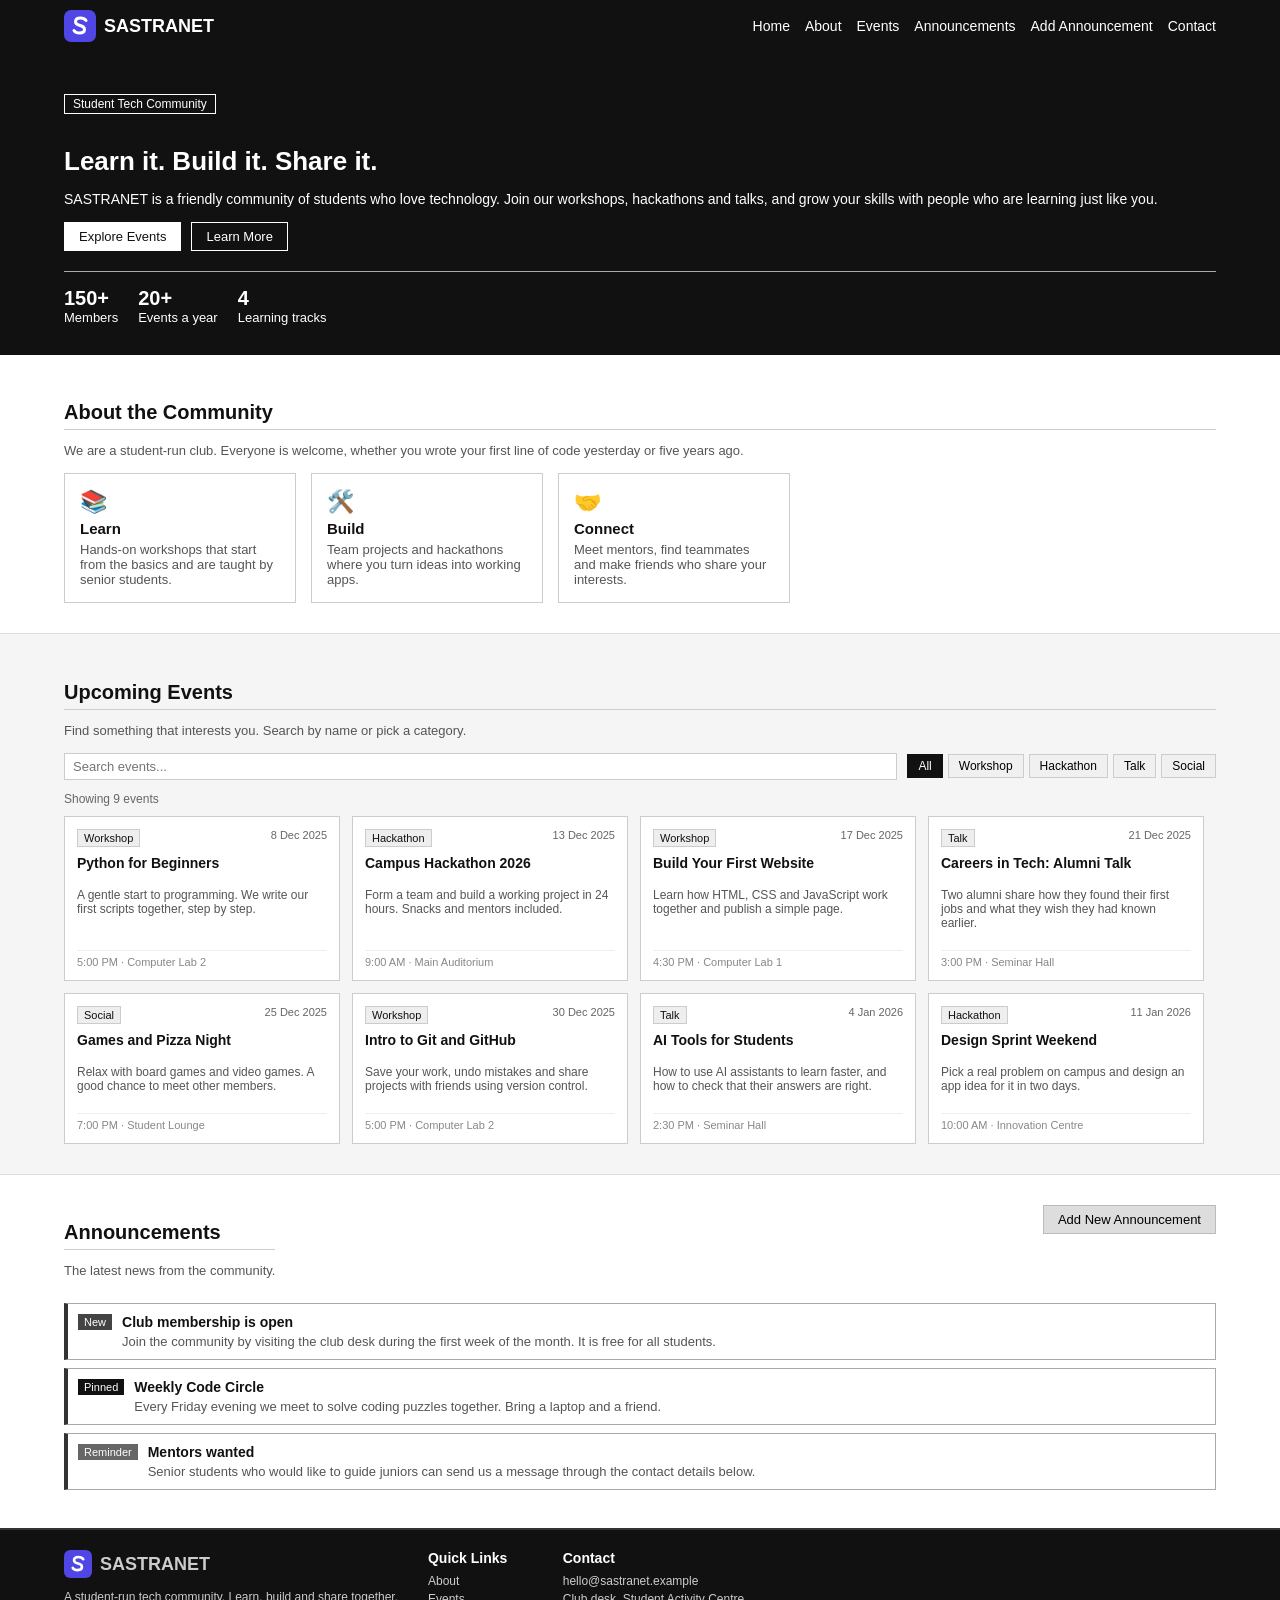
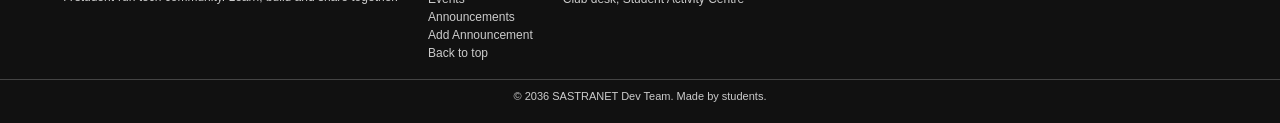
<file: index.html>
<!DOCTYPE html>
<html lang="en">
<head>
  <meta charset="UTF-8">
  <meta name="viewport" content="width=device-width, initial-scale=1.0">
  <meta name="description" content="SASTRANET is a student tech community that runs workshops, hackathons and talks.">
  <title>SASTRANET | Student Tech Community</title>
  <link rel="icon" type="image/svg+xml" href="assets/logo.svg">
  <link rel="stylesheet" href="css/style.css">
</head>
<body>

  <!-- ===== Navigation bar ===== -->
  <header class="site-header">
    <nav class="navbar container" aria-label="Main navigation">
      <a href="#home" class="brand">
        <img src="assets/logo.svg" alt="" width="32" height="32">
        <span>SASTRANET</span>
      </a>

      <button class="menu-toggle" id="menuToggle" aria-expanded="false" aria-controls="navLinks" aria-label="Open menu">
        <span></span><span></span><span></span>
      </button>

      <ul class="nav-links" id="navLinks">
        <li><a href="#home">Home</a></li>
        <li><a href="#abt">About</a></li>
        <li><a href="#event">Events</a></li>
        <li><a href="#announcements">Announcements</a></li>
        <li><a href="add-announcement.html">Add Announcement</a></li>
        <li><a href="#contact">Contact</a></li>
      </ul>
    </nav>
  </header>

  <main>

    <!-- ===== Hero ===== -->
    <section class="hero" id="home">
      <div class="container hero-inner">
        <p class="hero-tag">Student Tech Community</p>
        <h1>Learn it. Build it. Share it.</h1>
        <p class="hero-text">
          SASTRANET is a friendly community of students who love technology.
          Join our workshops, hackathons and talks, and grow your skills with people who are learning just like you.
        </p>
        <div class="hero-buttons">
          <a href="#events" class="btn btn-primary">Explore Events</a>
          <a href="#about" class="btn btn-outline">Learn More</a>
        </div>

        <ul class="hero-stats">
          <li><strong>150+</strong><span>Members</span></li>
          <li><strong>20+</strong><span>Events a year</span></li>
          <li><strong>4</strong><span>Learning tracks</span></li>
        </ul>
      </div>
    </section>

    <!-- ===== About ===== -->
    <section class="section" id="about">
      <div class="container">
        <h2 class="section-title">About the Community</h2>
        <p class="section-subtitle">
          We are a student-run club. Everyone is welcome, whether you wrote your first line of code yesterday or five years ago.
        </p>

        <div class="feature-grid">
          <article class="feature-card">
            <div class="feature-icon" aria-hidden="true">📚</div>
            <h3>Learn</h3>
            <p>Hands-on workshops that start from the basics and are taught by senior students.</p>
          </article>
          <article class="feature-card">
            <div class="feature-icon" aria-hidden="true">🛠️</div>
            <h3>Build</h3>
            <p>Team projects and hackathons where you turn ideas into working apps.</p>
          </article>
          <article class="feature-card">
            <div class="feature-icon" aria-hidden="true">🤝</div>
            <h3>Connect</h3>
            <p>Meet mentors, find teammates and make friends who share your interests.</p>
          </article>
        </div>
      </div>
    </section>

    <!-- ===== Events ===== -->
    <section class="section section-alt" id="events">
      <div class="container">
        <h2 class="section-title">Upcoming Events</h2>
        <p class="section-subtitle">Find something that interests you. Search by name or pick a category.</p>

        <div class="event-controls">
          <div class="search-wrapper">
            <label for="searchInput" class="visually-hidden">Search events</label>
            <input type="search" id="searchInput" placeholder="Search events..." autocomplete="off">
          </div>

          <div class="filter-buttons" role="group" aria-label="Filter events by category">
            <button class="filter-btn active" data-category="All">All</button>
            <button class="filter-btn" data-category="Workshop">Workshop</button>
            <button class="filter-btn" data-category="Hackathon">Hackathon</button>
            <button class="filter-btn" data-category="Talk">Talk</button>
            <button class="filter-btn" data-category="Social">Social</button>
          </div>
        </div>

        <p class="results-count" id="resultsCount" aria-live="polite"></p>

        <div class="event-grid" id="eventGrid"></div>

        <p class="empty-message" id="emptyMessage" hidden>
          No events found. Try a different search or category.
        </p>
      </div>
    </section>

    <!-- ===== Announcements ===== -->
    <section class="section" id="announcements">
      <div class="container">
        <div class="announcements-header">
          <div>
            <h2 class="section-title">Announcements</h2>
            <p class="section-subtitle">The latest news from the community.</p>
          </div>
          <a href="add-announcement.html" class="btn btn-secondary">Add New Announcement</a>
        </div>

        <ul class="announcement-list">
          <li class="announcement">
            <span class="announcement-tag tag-new">New</span>
            <div>
              <h3>Club membership is open</h3>
              <p>Join the community by visiting the club desk during the first week of the month. It is free for all students.</p>
            </div>
          </li>
          <li class="announcement">
            <span class="announcement-tag tag-pinned">Pinned</span>
            <div>
              <h3>Weekly Code Circle</h3>
              <p>Every Friday evening we meet to solve coding puzzles together. Bring a laptop and a friend.</p>
            </div>
          </li>
          <li class="announcement">
            <span class="announcement-tag tag-reminder">Reminder</span>
            <div>
              <h3>Mentors wanted</h3>
              <p>Senior students who would like to guide juniors can send us a message through the contact details below.</p>
            </div>
          </li>
        </ul>
      </div>
    </section>

  </main>

  <!-- ===== Footer ===== -->
  <footer class="site-footer" id="contact">
    <div class="container footer-grid">
      <div>
        <a href="#home" class="brand brand-footer">
          <img src="assets/logo.svg" alt="" width="28" height="28">
          <span>SASTRANET</span>
        </a>
        <p class="footer-text">A student-run tech community. Learn, build and share together.</p>
      </div>

      <div>
        <h3>Quick Links</h3>
        <ul class="footer-links">
          <li><a href="#about">About</a></li>
          <li><a href="#events">Events</a></li>
          <li><a href="#announcements">Announcements</a></li>
          <li><a href="add-announcement.html">Add Announcement</a></li>
          <li><a href="#home">Back to top</a></li>
        </ul>
      </div>

      <div>
        <h3>Contact</h3>
        <ul class="footer-links">
          <li><a href="mailto:hello@sastranet.example">hello@sastranet.example</a></li>
          <li>Club desk, Student Activity Centre</li>
        </ul>
      </div>
    </div>
    <p class="copyright">&copy; <span id="currentYear">2026</span> SASTRANET Dev Team. Made by students.</p>
  </footer>

  <script src="js/script.js"></script>
</body>
</html>
</file>
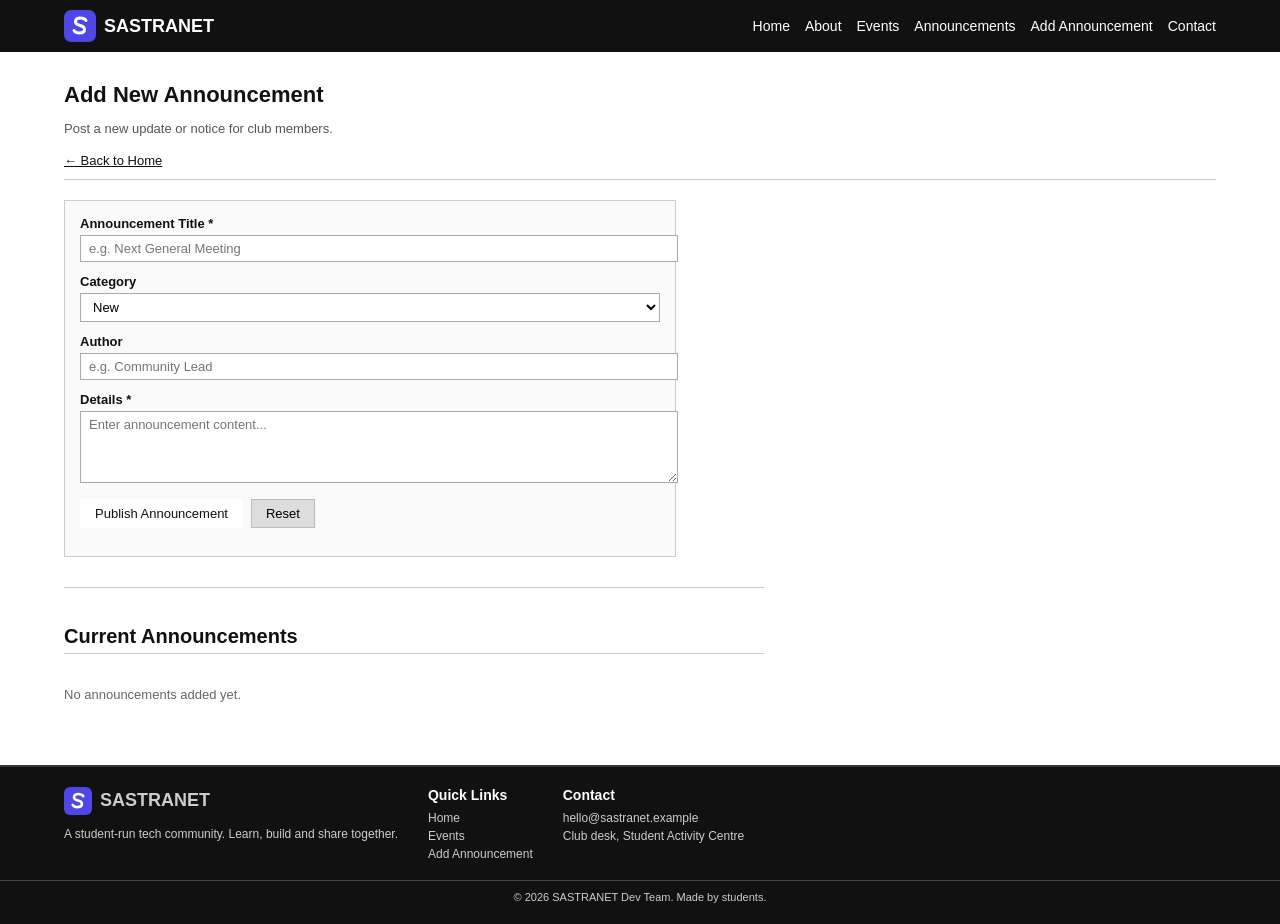
<file: add-announcement.html>
<!DOCTYPE html>
<html lang="en">
<head>
  <meta charset="UTF-8">
  <meta name="viewport" content="width=device-width, initial-scale=1.0">
  <meta name="description" content="Add a new announcement to the SASTRANET community board.">
  <title>Add Announcement | SASTRANET</title>
  <link rel="icon" type="image/svg+xml" href="assets/logo.svg">
  <link rel="stylesheet" href="css/style.css">
</head>
<body>

  <!-- ===== Navigation bar ===== -->
  <header class="site-header">
    <nav class="navbar container" aria-label="Main navigation">
      <a href="index.html" class="brand">
        <img src="assets/logo.svg" alt="" width="32" height="32">
        <span>SASTRANET</span>
      </a>

      <button class="menu-toggle" id="menuToggle" aria-expanded="false" aria-controls="navLinks" aria-label="Open menu">
        <span></span><span></span><span></span>
      </button>

      <ul class="nav-links" id="navLinks">
        <li><a href="index.html#home">Home</a></li>
        <li><a href="index.html#abt">About</a></li>
        <li><a href="index.html#event">Events</a></li>
        <li><a href="index.html#announcements">Announcements</a></li>
        <li><a href="add-announcement.html" class="active">Add Announcement</a></li>
        <li><a href="index.html#contact">Contact</a></li>
      </ul>
    </nav>
  </header>

  <main class="container section">
    <div class="page-header">
      <h1 class="page-title">Add New Announcement</h1>
      <p class="section-subtitle">Post a new update or notice for club members.</p>
      <a href="index.htm" class="back-link">&larr; Back to Home</a>
    </div>

    <div class="announcement-form-container">
      <form id="announcementForm" class="basic-form">
        <div class="form-group">
          <label for="announcement-title">Announcement Title *</label>
          <input type="text" id="announcement-title" name="title" placeholder="e.g. Next General Meeting" required>
        </div>

        <div class="form-group">
          <label for="announcementCategory">Category</label>
          <select id="announcementCategory" name="category">
            <option value="New">New</option>
            <option value="Pinned">Pinned</option>
            <option value="Reminder">Reminder</option>
            <option value="Notice">Notice</option>
          </select>
        </div>

        <div class="form-group">
          <label for="announcementAuthor">Author</label>
          <input type="text" id="announcementAuthor" name="author" placeholder="e.g. Community Lead">
        </div>

        <div class="form-group">
          <label for="announcementDescription">Details *</label>
          <textarea id="announcementDescription" name="description" rows="4" placeholder="Enter announcement content..." required></textarea>
        </div>

        <div class="form-actions">
          <button type="submit" id="submitAnnouncement" class="btn btn-primary">Publish Announcement</button>
          <button type="button" class="btn btn-secondary">Reset</button>
        </div>

        <p id="formStatus" class="status-msg" aria-live="polite"></p>
      </form>
    </div>

    <section class="recent-announcements-section">
      <h2 class="section-title">Current Announcements</h2>
      <div id="announcementDisplayList" class="announcement-list"></div>
    </section>
  </main>

  <!-- ===== Footer ===== -->
  <footer class="site-footer">
    <div class="container footer-grid">
      <div>
        <a href="index.html" class="brand brand-footer">
          <img src="assets/logo.svg" alt="" width="28" height="28">
          <span>SASTRANET</span>
        </a>
        <p class="footer-text">A student-run tech community. Learn, build and share together.</p>
      </div>

      <div>
        <h3>Quick Links</h3>
        <ul class="footer-links">
          <li><a href="#">Home</a></li>
          <li><a href="#events-section">Events</a></li>
          <li><a href="#add">Add Announcement</a></li>
        </ul>
      </div>

      <div>
        <h3>Contact</h3>
        <ul class="footer-links">
          <li><a href="mailto:hello@sastranet.example">hello@sastranet.example</a></li>
          <li>Club desk, Student Activity Centre</li>
        </ul>
      </div>
    </div>
    <p class="copyright">&copy; 2026 SASTRANET Dev Team. Made by students.</p>
  </footer>

  <script src="js/announcements.js"></script>
</body>
</html>
</file>
<file: css/style.css>
/* SASTRANET styles */

body {
  font-family: Arial, sans-serif;
  margin: 0;
  padding: 0;
  background-color: #ffffff;
  color: #111111;
}

.container {
  width: 90%;
  margin: 0 auto;
}

/* Nav */
.site-header {
  background-color: #111111;
  padding: 10px 0;
}

.navbar {
  display: flex;
  justify-content: space-between;
  align-items: center;
}

.brand {
  color: white;
  text-decoration: none;
  font-size: 18px;
  font-weight: bold;
  display: flex;
  align-items: center;
  gap: 8px;
}

.nav-links {
  list-style: none;
  margin: 0;
  padding: 0;
  display: flex;
  gap: 15px;
}

.nav-links a {
  color: white;
  text-decoration: none;
  font-size: 14px;
}

.nav-links a:hover {
  text-decoration: underline;
}

.menu-toggle {
  display: none;
  background: none;
  border: 1px solid #ffffff;
  color: #ffffff;
  padding: 4px 8px;
  cursor: pointer;
}

.menu-toggle span {
  display: block;
  width: 18px;
  height: 2px;
  margin: 3px 0;
  background-color: white;
}

/* Hero */
.hero {
  background-color: #111111;
  color: #ffffff;
  padding: 30px 0;
}

.hero h1 {
  font-size: 26px;
  margin-bottom: 10px;
}

.hero-tag {
  font-size: 12px;
  border: 1px solid white;
  display: inline-block;
  padding: 2px 8px;
  margin-bottom: 10px;
}

.hero-text {
  font-size: 14px;
  margin-bottom: 15px;
}

.hero-buttons {
  display: flex;
  gap: 10px;
  margin-bottom: 20px;
}

.hero-stats {
  list-style: none;
  padding: 0;
  margin: 0;
  display: flex;
  gap: 20px;
  border-top: 1px solid #aaaaaa;
  padding-top: 15px;
}

.hero-stats li {
  display: flex;
  flex-direction: column;
  font-size: 13px;
}

.hero-stats strong {
  font-size: 20px;
}

/* Buttons */
.btn {
  display: inline-block;
  padding: 6px 14px;
  font-size: 13px;
  text-decoration: none;
  border: 1px solid #cccccc;
  cursor: pointer;
  background-color: #eeeeee;
  color: #000000;
}

.btn-primary {
  background-color: #ffffff;
  color: #111111;
  border-color: #ffffff;
}

.btn-outline {
  background-color: transparent;
  color: #ffffff;
  border-color: #ffffff;
}

.btn-secondary {
  background-color: #dddddd;
  color: #000000;
  border-color: #bbbbbb;
}

/* Sections */
.section {
  padding: 30px 0;
}

.section-alt {
  background-color: #f5f5f5;
  border-top: 1px solid #dddddd;
  border-bottom: 1px solid #dddddd;
}

.section-title {
  font-size: 20px;
  margin-bottom: 5px;
  border-bottom: 1px solid #cccccc;
  padding-bottom: 5px;
}

.section-subtitle {
  font-size: 13px;
  color: #555555;
  margin-bottom: 15px;
}

/* About */
.feature-grid {
  display: flex;
  gap: 15px;
  flex-wrap: wrap;
}

.feature-card {
  border: 1px solid #cccccc;
  padding: 15px;
  width: 200px;
  background-color: #ffffff;
}

.feature-icon {
  font-size: 22px;
  margin-bottom: 5px;
}

.feature-card h3 {
  font-size: 15px;
  margin: 0 0 5px;
}

.feature-card p {
  font-size: 13px;
  color: #555555;
  margin: 0;
}

/* Events */
.event-controls {
  display: flex;
  gap: 10px;
  align-items: center;
  flex-wrap: wrap;
  margin-bottom: 10px;
}

.search-wrapper {
  flex: 1;
  min-width: 200px;
}

#searchInput {
  width: 100%;
  padding: 5px 8px;
  font-size: 13px;
  border: 1px solid #cccccc;
  font-family: inherit;
}

.filter-buttons {
  display: flex;
  gap: 5px;
  flex-wrap: wrap;
}

.filter-btn {
  padding: 4px 10px;
  font-size: 12px;
  border: 1px solid #cccccc;
  background-color: #f0f0f0;
  cursor: pointer;
  font-family: inherit;
}

.filter-btn.active {
  background-color: #111111;
  color: #ffffff;
  border-color: #111111;
}

.results-count {
  font-size: 12px;
  color: #666666;
  margin-bottom: 10px;
}

.event-grid {
  display: flex;
  flex-wrap: wrap;
  gap: 12px;
}

.event-card {
  border: 1px solid #cccccc;
  padding: 12px;
  width: 250px;
  background-color: #ffffff;
  display: flex;
  flex-direction: column;
}

.event-card-top {
  display: flex;
  justify-content: space-between;
  margin-bottom: 8px;
}

.event-category {
  font-size: 11px;
  background-color: #eeeeee;
  padding: 2px 6px;
  border: 1px solid #cccccc;
}

.event-date {
  font-size: 11px;
  color: #666666;
}

.event-card h3 {
  font-size: 14px;
  margin: 0 0 5px;
}

.event-description {
  font-size: 12px;
  color: #555555;
  flex-grow: 1;
}

.event-meta {
  font-size: 11px;
  color: #888888;
  margin: 0;
  border-top: 1px solid #eeeeee;
  padding-top: 5px;
  margin-top: 8px;
}

.empty-message {
  font-size: 13px;
  color: #666666;
  padding: 20px 0;
}

/* Announcements */
.announcements-header {
  display: flex;
  justify-content: space-between;
  align-items: flex-start;
  flex-wrap: wrap;
  gap: 10px;
  margin-bottom: 10px;
}

.announcement-list {
  list-style: none;
  padding: 0;
  margin: 0;
}

.announcement {
  display: flex;
  gap: 10px;
  align-items: flex-start;
  padding: 10px;
  border: 1px solid #aaaaaa;
  border-left: 4px solid #333333;
  margin-bottom: 8px;
  background-color: #ffffff;
}

.announcement h3 {
  font-size: 14px;
  margin: 0 0 4px;
}

.announcement p {
  font-size: 13px;
  color: #555555;
  margin: 0;
}

.announcement-tag {
  font-size: 11px;
  padding: 2px 6px;
  color: white;
  white-space: nowrap;
}

.tag-new { background-color: #444444; }
.tag-pinned { background-color: #111111; }
.tag-reminder { background-color: #666666; }
.tag-notice { background-color: #888888; }

/* Add Announcement page */
.page-header {
  margin-bottom: 20px;
  border-bottom: 1px solid #cccccc;
  padding-bottom: 10px;
}

.page-title {
  font-size: 22px;
  margin: 0 0 5px;
}

.back-link {
  font-size: 13px;
  color: #111111;
}

.announcement-form-container {
  border: 1px solid #cccccc;
  padding: 15px;
  max-width: 580px;
  background-color: #fafafa;
  margin-bottom: 30px;
}

.basic-form .form-group {
  margin-bottom: 12px;
}

.basic-form label {
  display: block;
  font-size: 13px;
  font-weight: bold;
  margin-bottom: 4px;
}

.basic-form input[type="text"],
.basic-form select,
.basic-form textarea {
  width: 100%;
  padding: 5px 8px;
  font-size: 13px;
  font-family: inherit;
  border: 1px solid #aaaaaa;
  background-color: #ffffff;
}

.form-actions {
  display: flex;
  gap: 8px;
  margin-top: 12px;
}

.status-msg {
  font-size: 13px;
  margin-top: 10px;
}

.status-msg.error { color: red; }
.status-msg.success { color: green; }

.recent-announcements-section {
  max-width: 700px;
  border-top: 1px solid #cccccc;
  padding-top: 20px;
}

/* Visually hidden */
.visually-hidden {
  position: absolute;
  width: 1px;
  height: 1px;
  overflow: hidden;
  clip: rect(0 0 0 0);
  white-space: nowrap;
}

/* Footer */
.site-footer {
  background-color: #111111;
  color: #cccccc;
  padding: 20px 0 10px;
  border-top: 2px solid #333333;
}

.footer-grid {
  display: flex;
  gap: 30px;
  flex-wrap: wrap;
}

.site-footer h3 {
  color: #ffffff;
  font-size: 14px;
  margin: 0 0 8px;
}

.brand-footer {
  color: white;
  text-decoration: none;
  display: flex;
  align-items: center;
  gap: 8px;
  margin-bottom: 6px;
  font-weight: bold;
}

.footer-text {
  font-size: 12px;
}

.footer-links {
  list-style: none;
  padding: 0;
  margin: 0;
}

.footer-links li {
  margin-bottom: 4px;
  font-size: 12px;
}

.site-footer a {
  color: #cccccc;
  text-decoration: none;
}

.site-footer a:hover {
  text-decoration: underline;
  color: white;
}

.copyright {
  text-align: center;
  font-size: 11px;
  margin-top: 15px;
  padding-top: 10px;
  border-top: 1px solid #444444;
}

/* Mobile */
@media (max-width: 600px) {
  .menu-toggle {
    display: block;
  }

  .nav-links {
    display: none;
    flex-direction: column;
    gap: 0;
    position: absolute;
    top: 44px;
    left: 0;
    right: 0;
    background-color: #111111;
    z-index: 99;
  }

  .nav-links.open {
    display: flex;
  }

  .nav-links a {
    display: block;
    padding: 8px 15px;
    border-bottom: 1px solid #333333;
  }

  .feature-grid {
    flex-direction: column;
  }

  .feature-card {
    width: 100%;
  }

  .event-card {
    width: 100%;
  }

  .footer-grid {
    flex-direction: column;
  }
}
</file>
